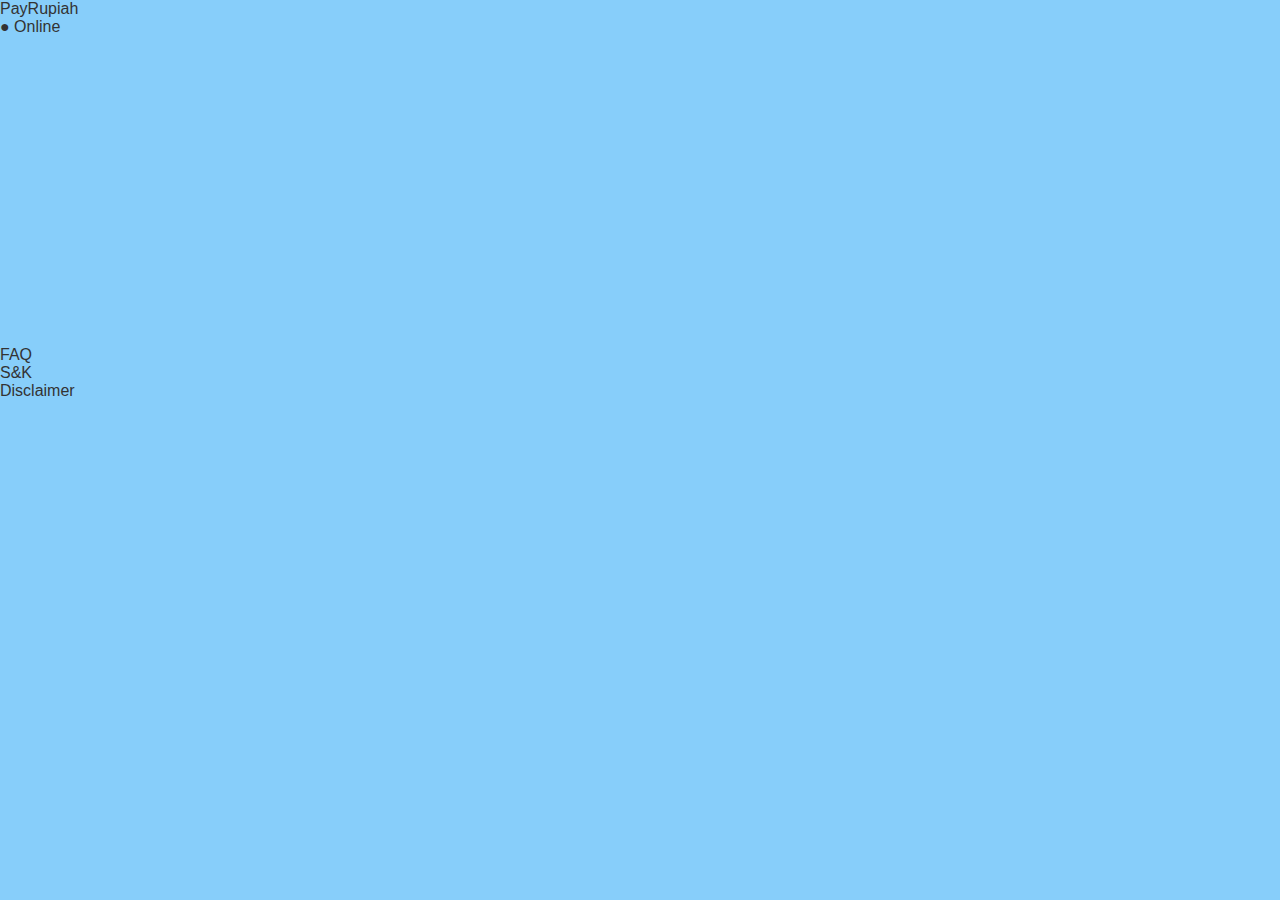
<file: Index.html>
<!DOCTYPE html>
<html lang="id">
<head>
  <meta charset="UTF-8" />
  <meta name="viewport" content="width=device-width, initial-scale=1.0"/>
  <title>PayRupiah</title>

  <!-- CSS -->
  <link rel="stylesheet" href="style.css">
</head>
<body>

  <!-- HEADER -->
  <header class="header">
    <div class="brand">
      <div class="logo"></div>
      <span>PayRupiah</span>
    </div>
    <div class="status">● Online</div>
  </header>

  <!-- KALKULATOR -->
  <section class="card">
    <h1>Kalkulator PayPal → Rupiah</h1>

    <div class="form">
      <input type="number" placeholder="Nominal PayPal (USD)">
      <input type="number" value="16300">
      <input type="text" placeholder="Fee (USD)" disabled>
      <input type="text" placeholder="Diterima (IDR)" disabled>
    </div>

    <label class="agree">
      <input type="checkbox">
      Saya menyetujui <a href="#">Syarat & Ketentuan</a>
    </label>

    <p class="note">* Estimasi. Kurs dikunci saat admin konfirmasi.</p>

    <button disabled>Lanjutkan via WhatsApp</button>
  </section>

  <!-- FOOTER -->
  <footer class="footer">
    <div>FAQ</div>
    <div>S&K</div>
    <div>Disclaimer</div>
  </footer>

</body>
</html>
</file>
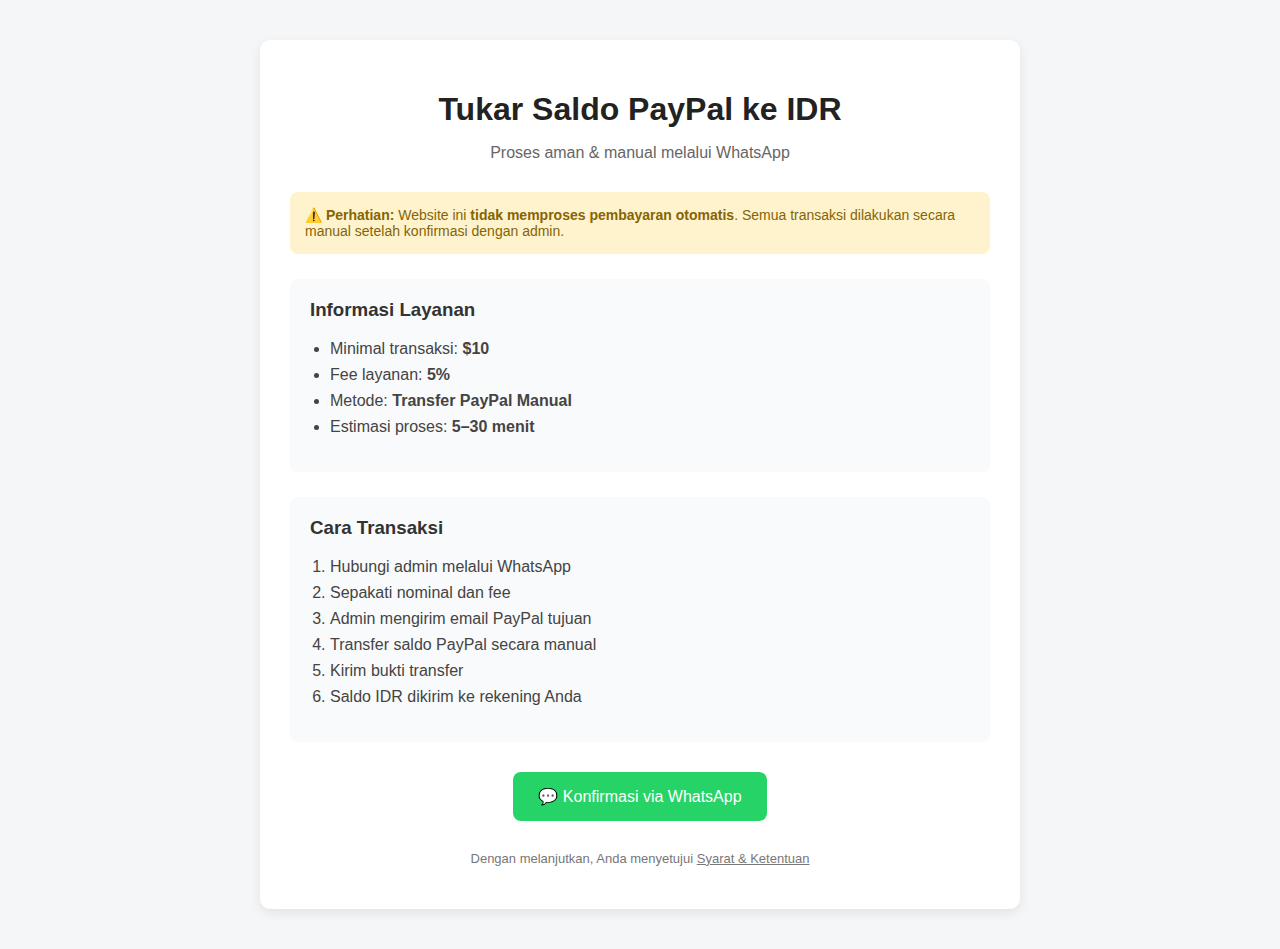
<file: index.html>
<!DOCTYPE html>
<html lang="id">
<head>
  <meta charset="UTF-8">
  <title>Tukar Saldo PayPal ke IDR</title>
  <meta name="viewport" content="width=device-width, initial-scale=1.0">

  <style>
    body {
      font-family: Arial, Helvetica, sans-serif;
      background: #f4f6f8;
      margin: 0;
      padding: 0;
    }

    .container {
      max-width: 700px;
      margin: 40px auto;
      background: #ffffff;
      padding: 30px;
      border-radius: 10px;
      box-shadow: 0 4px 12px rgba(0,0,0,0.08);
    }

    h1 {
      text-align: center;
      color: #222;
      margin-bottom: 10px;
    }

    .subtitle {
      text-align: center;
      color: #666;
      margin-bottom: 30px;
    }

    .box {
      background: #f9fafb;
      padding: 20px;
      border-radius: 8px;
      margin-bottom: 25px;
    }

    h3 {
      margin-top: 0;
      color: #333;
    }

    ul, ol {
      padding-left: 20px;
    }

    li {
      margin-bottom: 8px;
      color: #444;
    }

    .warning {
      background: #fff3cd;
      color: #856404;
      padding: 15px;
      border-radius: 8px;
      margin-bottom: 25px;
      font-size: 14px;
    }

    .cta {
      text-align: center;
      margin-top: 30px;
    }

    .cta a {
      text-decoration: none;
    }

    .cta button {
      background: #25D366;
      color: #fff;
      border: none;
      padding: 15px 25px;
      font-size: 16px;
      border-radius: 8px;
      cursor: pointer;
    }

    .cta button:hover {
      opacity: 0.9;
    }

    .footer {
      text-align: center;
      font-size: 13px;
      color: #777;
      margin-top: 30px;
    }

    .footer a {
      color: #777;
      text-decoration: underline;
    }
  </style>
</head>
<body>

<div class="container">

  <h1>Tukar Saldo PayPal ke IDR</h1>
  <p class="subtitle">Proses aman & manual melalui WhatsApp</p>

  <div class="warning">
    ⚠️ <strong>Perhatian:</strong>  
    Website ini <strong>tidak memproses pembayaran otomatis</strong>.  
    Semua transaksi dilakukan secara manual setelah konfirmasi dengan admin.
  </div>

  <div class="box">
    <h3>Informasi Layanan</h3>
    <ul>
      <li>Minimal transaksi: <strong>$10</strong></li>
      <li>Fee layanan: <strong>5%</strong></li>
      <li>Metode: <strong>Transfer PayPal Manual</strong></li>
      <li>Estimasi proses: <strong>5–30 menit</strong></li>
    </ul>
  </div>

  <div class="box">
    <h3>Cara Transaksi</h3>
    <ol>
      <li>Hubungi admin melalui WhatsApp</li>
      <li>Sepakati nominal dan fee</li>
      <li>Admin mengirim email PayPal tujuan</li>
      <li>Transfer saldo PayPal secara manual</li>
      <li>Kirim bukti transfer</li>
      <li>Saldo IDR dikirim ke rekening Anda</li>
    </ol>
  </div>

  <div class="cta">
    <a href="https://wa.me/628XXXXXXXXX?text=Halo%20Admin,%20saya%20ingin%20menukar%20saldo%20PayPal"
       target="_blank">
      <button>💬 Konfirmasi via WhatsApp</button>
    </a>
  </div>

  <div class="footer">
    <p>
      Dengan melanjutkan, Anda menyetujui
      <a href="terms.html" target="_blank">Syarat & Ketentuan</a>
    </p>
  </div>

</div>

</body>
  </html>
</file>
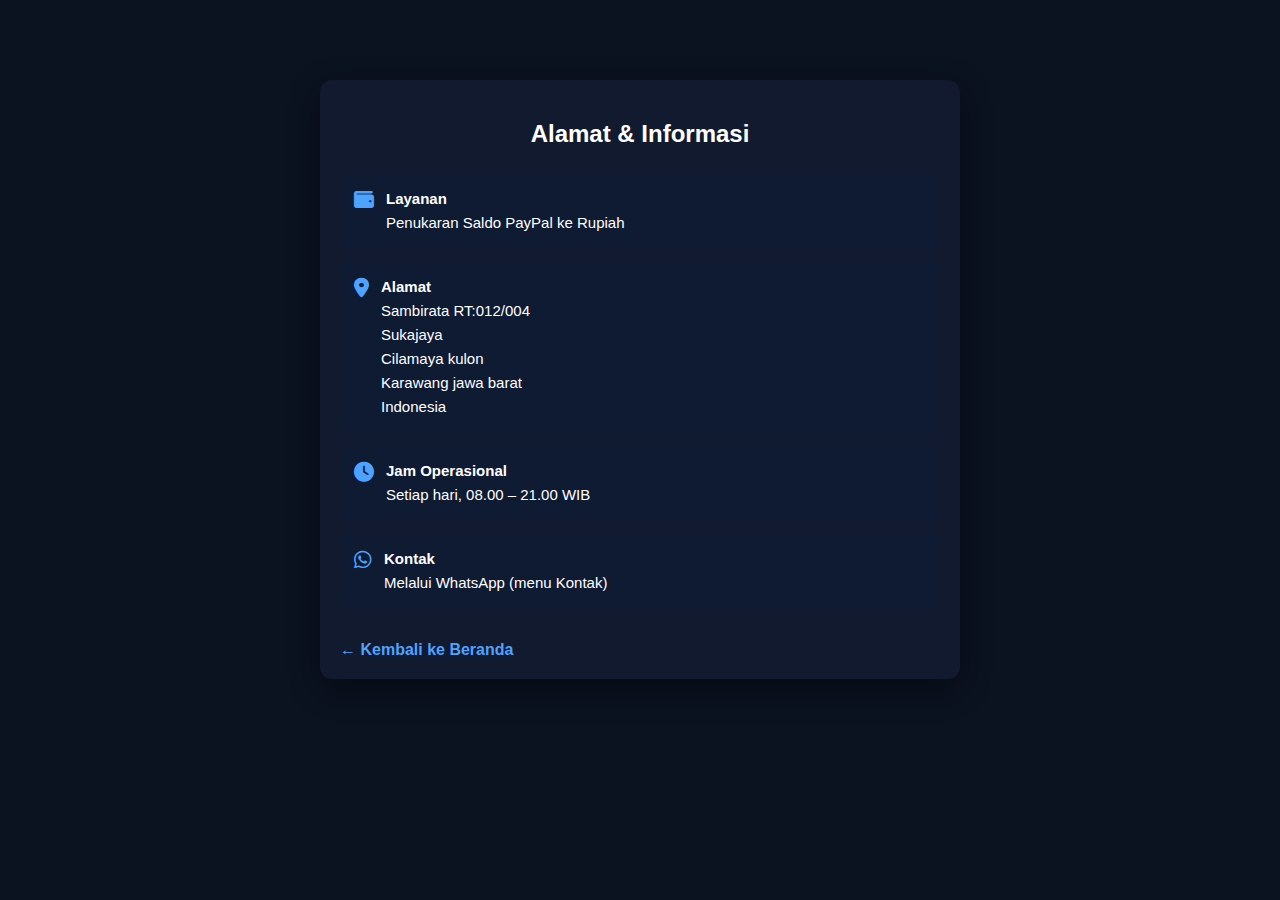
<file: alamat.html>
<!DOCTYPE html>
<html lang="id">
<head>
  <meta charset="UTF-8">
  <meta name="viewport" content="width=device-width, initial-scale=1.0">
  <title>Alamat & Informasi</title>

  <!-- Font Awesome Icon -->
  <link rel="stylesheet" href="https://cdnjs.cloudflare.com/ajax/libs/font-awesome/6.5.1/css/all.min.css">

  <style>
    body {
      margin: 0;
      font-family: Arial, sans-serif;
      background: #0b1220;
      color: #fff;
    }

    .container {
      max-width: 600px;
      margin: 80px auto;
      padding: 20px;
      background: #121a2f;
      border-radius: 12px;
      box-shadow: 0 10px 30px rgba(0,0,0,.4);
      animation: fadeUp .6s ease;
    }

    h2 {
      text-align: center;
      margin-bottom: 25px;
    }

    .item {
      display: flex;
      align-items: flex-start;
      gap: 12px;
      background: #0f1a33;
      padding: 14px;
      border-radius: 8px;
      margin-bottom: 12px;
      font-size: 15px;
    }

    .item i {
      font-size: 20px;
      color: #4da3ff;
      margin-top: 3px;
    }

    .item span {
      line-height: 1.6;
    }

    a.back {
      display: inline-block;
      margin-top: 20px;
      color: #4da3ff;
      text-decoration: none;
      font-weight: bold;
    }

    @keyframes fadeUp {
      from {
        opacity: 0;
        transform: translateY(20px);
      }
      to {
        opacity: 1;
        transform: translateY(0);
      }
    }
  </style>
</head>
<body>

  <div class="container">
    <h2>Alamat & Informasi</h2>

    <div class="item">
      <i class="fa-solid fa-wallet"></i>
      <span>
        <strong>Layanan</strong><br>
        Penukaran Saldo PayPal ke Rupiah
      </span>
    </div>

    <div class="item">
      <i class="fa-solid fa-location-dot"></i>
      <span>
        <strong>Alamat</strong>
        <br>Sambirata RT:012/004
        <br>Sukajaya
        <br>Cilamaya kulon
        <br>Karawang jawa barat
        <br>Indonesia
      </span>
    </div>

    <div class="item">
      <i class="fa-solid fa-clock"></i>
      <span>
        <strong>Jam Operasional</strong><br>
        Setiap hari, 08.00 – 21.00 WIB
      </span>
    </div>

    <div class="item">
      <i class="fa-brands fa-whatsapp"></i>
      <span>
        <strong>Kontak</strong><br>
        Melalui WhatsApp (menu Kontak)
      </span>
    </div>

    <a class="back" href="index.html">← Kembali ke Beranda</a>
  </div>

</body>
</html>
</file>
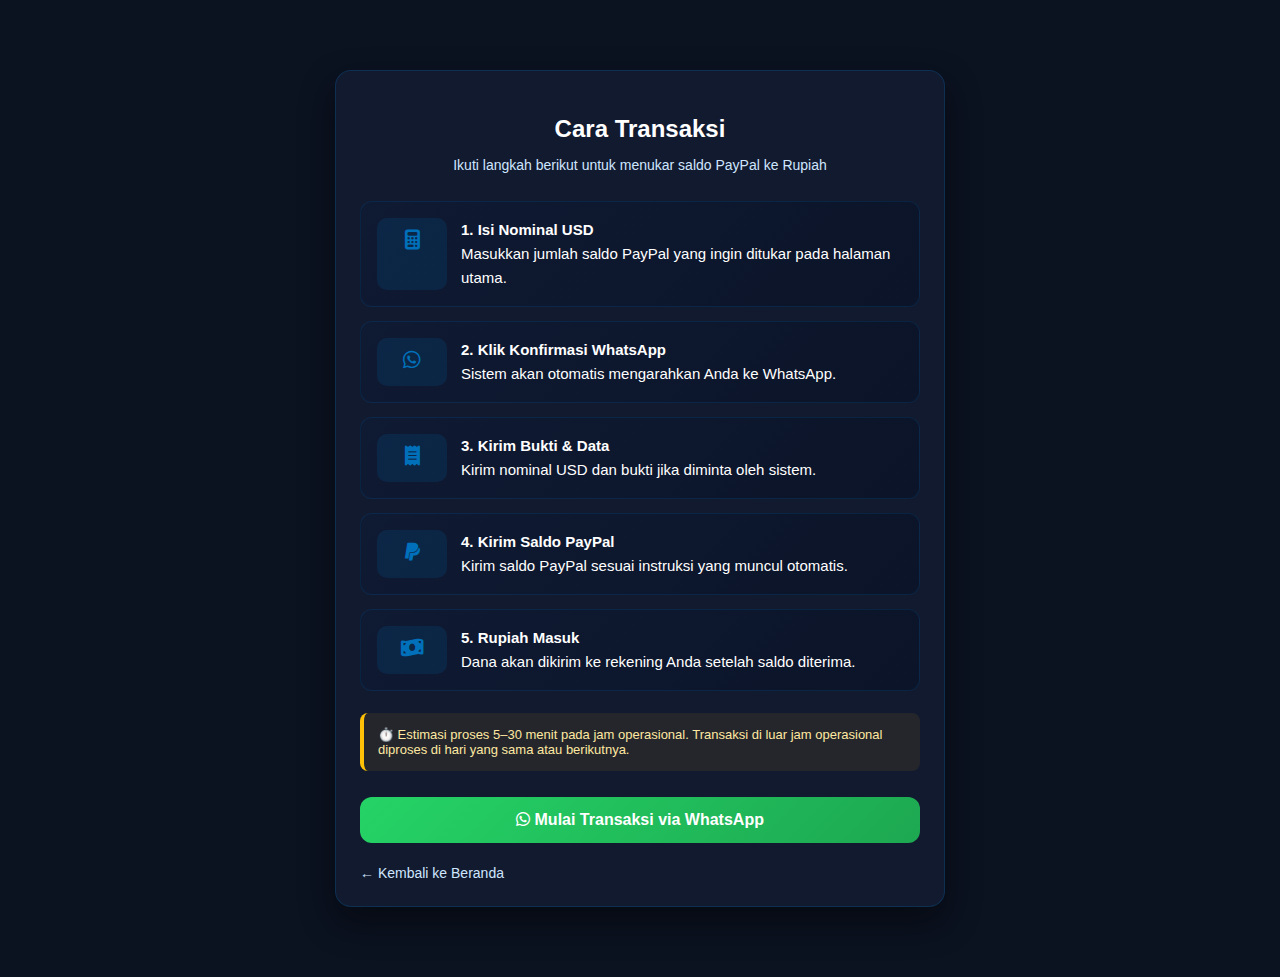
<file: cara-transaksi.html>
<!DOCTYPE html>
<html lang="id">
<head>
  <meta charset="UTF-8">
  <meta name="viewport" content="width=device-width, initial-scale=1.0">
  <title>Cara Transaksi | PayRupiah</title>

  <!-- Font Awesome -->
  <link rel="stylesheet" href="https://cdnjs.cloudflare.com/ajax/libs/font-awesome/6.5.1/css/all.min.css">

  <style>
    body {
      margin: 0;
      font-family: Arial, sans-serif;
      background: #0b1220;
      color: #ffffff;
    }

    .container {
      max-width: 560px;
      margin: 70px auto;
      padding: 24px;
      background: #121a2f;
      border-radius: 16px;
      border: 1px solid rgba(0,112,186,0.25);
      box-shadow: 0 15px 35px rgba(0,0,0,.45);
      animation: fadeUp .6s ease;
    }

    h2 {
      text-align: center;
      margin-bottom: 10px;
    }

    .desc {
      text-align: center;
      font-size: 14px;
      color: #cfe6ff;
      margin-bottom: 28px;
    }

    .step {
      display: flex;
      gap: 14px;
      padding: 16px;
      margin-bottom: 14px;
      border-radius: 12px;
      background: linear-gradient(135deg, #0f1a33, #0b1428);
      border: 1px solid rgba(0,112,186,0.18);
      transition: .3s ease;
    }

    .step:hover {
      border-color: #0070BA;
      box-shadow: 0 10px 25px rgba(0,112,186,.2);
      transform: translateY(-2px);
    }

    .step i {
      font-size: 20px;
      color: #0070BA;
      background: rgba(0,112,186,0.15);
      padding: 12px;
      border-radius: 10px;
      min-width: 46px;
      text-align: center;
    }

    .step span {
      font-size: 15px;
      line-height: 1.6;
    }

    .note {
      margin-top: 22px;
      padding: 14px;
      font-size: 13px;
      background: rgba(255,193,7,0.08);
      border-left: 4px solid #ffc107;
      border-radius: 8px;
      color: #ffe8a1;
    }

    .wa-btn {
      display: block;
      margin-top: 26px;
      padding: 14px;
      text-align: center;
      border-radius: 12px;
      background: linear-gradient(135deg, #25D366, #1da851);
      color: #fff;
      font-weight: bold;
      text-decoration: none;
      transition: .3s ease;
    }

    .wa-btn:hover {
      box-shadow: 0 10px 25px rgba(37,211,102,.45);
      transform: translateY(-2px);
    }

    .back {
      display: inline-block;
      margin-top: 22px;
      color: #cfe6ff;
      text-decoration: none;
      font-size: 14px;
    }

    @keyframes fadeUp {
      from {
        opacity: 0;
        transform: translateY(24px);
      }
      to {
        opacity: 1;
        transform: translateY(0);
      }
    }
  </style>
</head>
<body>

  <div class="container">
    <h2>Cara Transaksi</h2>
    <p class="desc">Ikuti langkah berikut untuk menukar saldo PayPal ke Rupiah</p>

    <div class="step">
      <i class="fa-solid fa-calculator"></i>
      <span>
        <strong>1. Isi Nominal USD</strong><br>
        Masukkan jumlah saldo PayPal yang ingin ditukar pada halaman utama.
      </span>
    </div>

    <div class="step">
      <i class="fa-brands fa-whatsapp"></i>
      <span>
        <strong>2. Klik Konfirmasi WhatsApp</strong><br>
        Sistem akan otomatis mengarahkan Anda ke WhatsApp.
      </span>
    </div>

    <div class="step">
      <i class="fa-solid fa-receipt"></i>
      <span>
        <strong>3. Kirim Bukti & Data</strong><br>
        Kirim nominal USD dan bukti jika diminta oleh sistem.
      </span>
    </div>

    <div class="step">
      <i class="fa-brands fa-paypal"></i>
      <span>
        <strong>4. Kirim Saldo PayPal</strong><br>
        Kirim saldo PayPal sesuai instruksi yang muncul otomatis.
      </span>
    </div>

    <div class="step">
      <i class="fa-solid fa-money-bill-wave"></i>
      <span>
        <strong>5. Rupiah Masuk</strong><br>
        Dana akan dikirim ke rekening Anda setelah saldo diterima.
      </span>
    </div>

    <div class="note">
      ⏱️ Estimasi proses 5–30 menit pada jam operasional.  
      Transaksi di luar jam operasional diproses di hari yang sama atau berikutnya.
    </div>

    <!-- GANTI NOMOR WA -->
    <a class="wa-btn"
       href="https://wa.me/6281234567890?text=Halo%20saya%20ingin%20menukar%20saldo%20PayPal"
       target="_blank">
      <i class="fa-brands fa-whatsapp"></i> Mulai Transaksi via WhatsApp
    </a>

    <a class="back" href="index.html">← Kembali ke Beranda</a>
  </div>

</body>
</html>
</file>
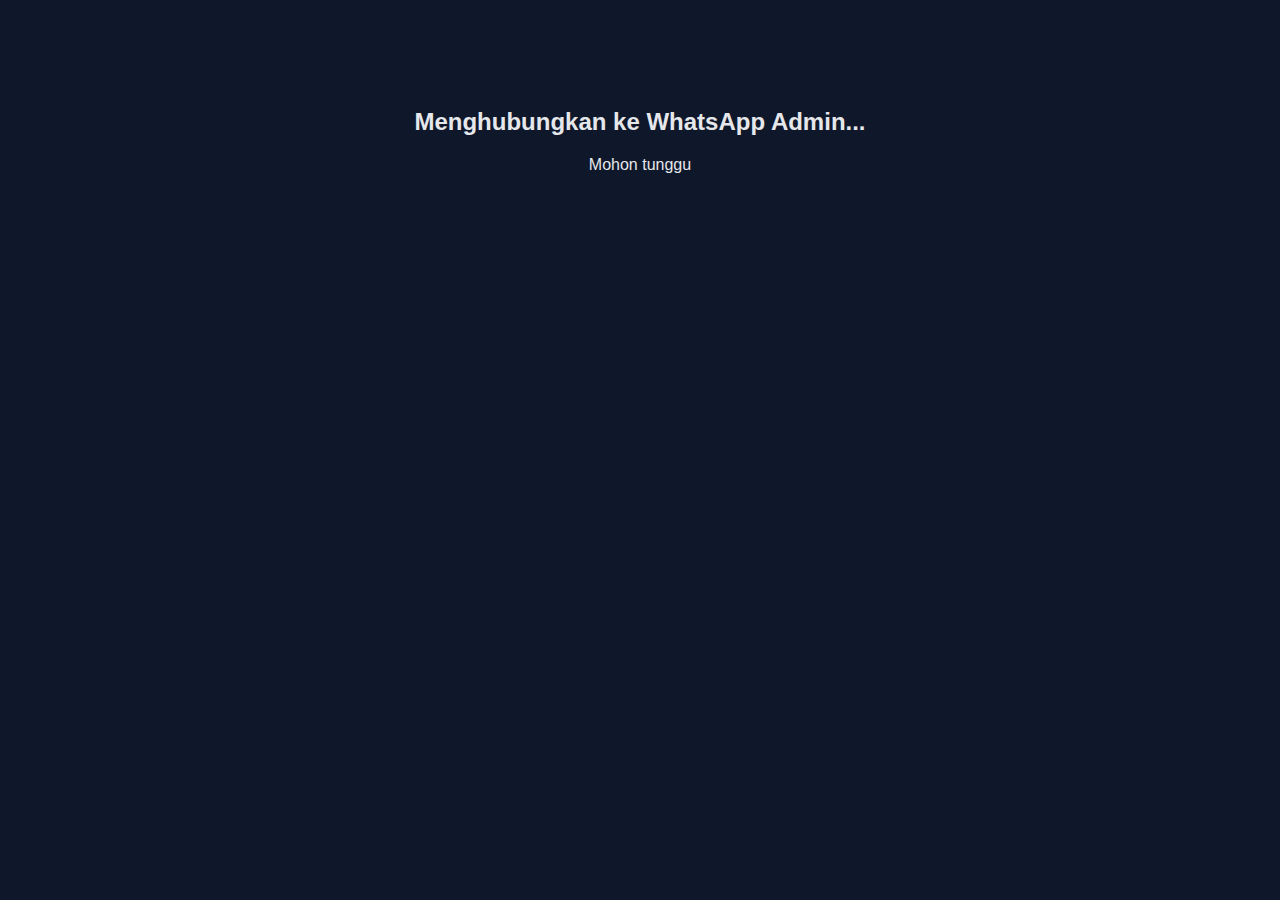
<file: confirm.html>
<!DOCTYPE html>
<html>
<head>
<meta charset="UTF-8">
<title>Redirecting...</title>
<script>
setTimeout(()=>{
 window.location.href="https://wa.me/628XXXXXXXXX";
},2000);
</script>
</head>
<body style="background:#0f172a;color:#e5e7eb;font-family:Arial;text-align:center;padding-top:80px">
<h2>Menghubungkan ke WhatsApp Admin...</h2>
<p>Mohon tunggu</p>
</body>
</html>
</file>
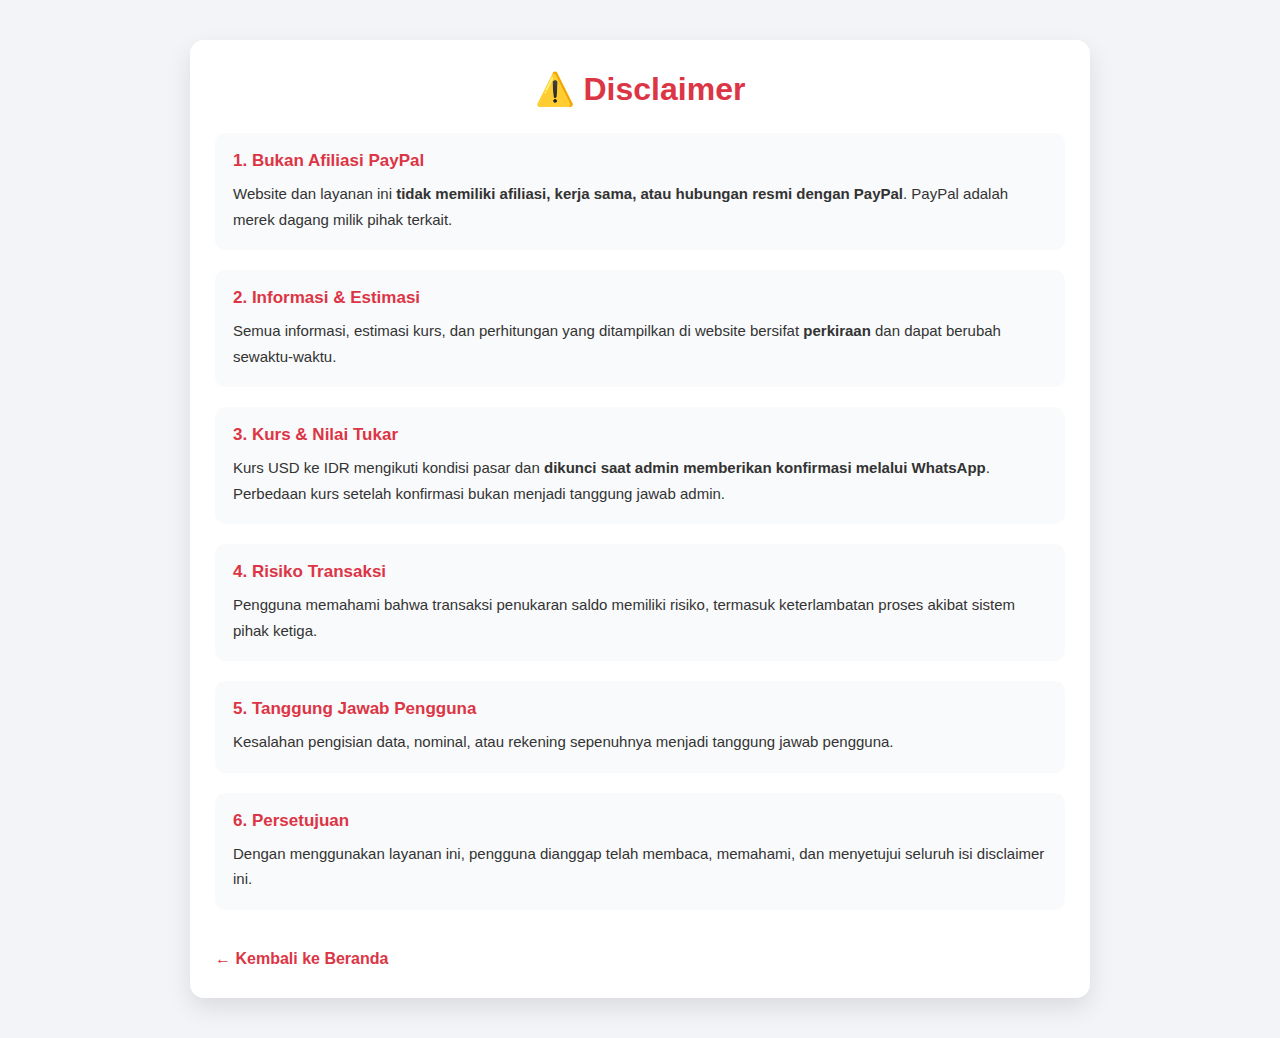
<file: disclaimer.html>
<!DOCTYPE html>
<html lang="id">
<head>
<meta charset="UTF-8">
<meta name="viewport" content="width=device-width, initial-scale=1.0">
<title>Disclaimer - Layanan Tukar PayPal</title>
<style>
*{box-sizing:border-box;margin:0;padding:0}
body{
  font-family:Segoe UI,Tahoma,sans-serif;
  background:#f2f4f7;
  color:#333;
}
.container{
  max-width:900px;
  margin:40px auto;
  background:#fff;
  padding:30px 25px;
  border-radius:14px;
  box-shadow:0 10px 25px rgba(0,0,0,.1);
}
h1{
  text-align:center;
  color:#dc3545;
  margin-bottom:25px;
}
.section{
  margin-bottom:20px;
  padding:18px;
  background:#f9fafb;
  border-radius:10px;
}
.section h3{
  color:#dc3545;
  margin-bottom:10px;
  font-size:17px;
}
.section p{
  font-size:15px;
  line-height:1.7;
}
.back{
  display:inline-block;
  margin-top:20px;
  text-decoration:none;
  color:#dc3545;
  font-weight:bold;
}
</style>
</head>
<body>

<div class="container">
  <h1>⚠️ Disclaimer</h1>

  <div class="section">
    <h3>1. Bukan Afiliasi PayPal</h3>
    <p>
      Website dan layanan ini <strong>tidak memiliki afiliasi,
      kerja sama, atau hubungan resmi dengan PayPal</strong>.
      PayPal adalah merek dagang milik pihak terkait.
    </p>
  </div>

  <div class="section">
    <h3>2. Informasi & Estimasi</h3>
    <p>
      Semua informasi, estimasi kurs, dan perhitungan
      yang ditampilkan di website bersifat <strong>perkiraan</strong>
      dan dapat berubah sewaktu-waktu.
    </p>
  </div>

  <div class="section">
    <h3>3. Kurs & Nilai Tukar</h3>
    <p>
      Kurs USD ke IDR mengikuti kondisi pasar dan
      <strong>dikunci saat admin memberikan konfirmasi melalui WhatsApp</strong>.
      Perbedaan kurs setelah konfirmasi bukan menjadi tanggung jawab admin.
    </p>
  </div>

  <div class="section">
    <h3>4. Risiko Transaksi</h3>
    <p>
      Pengguna memahami bahwa transaksi penukaran saldo
      memiliki risiko, termasuk keterlambatan proses
      akibat sistem pihak ketiga.
    </p>
  </div>

  <div class="section">
    <h3>5. Tanggung Jawab Pengguna</h3>
    <p>
      Kesalahan pengisian data, nominal, atau rekening
      sepenuhnya menjadi tanggung jawab pengguna.
    </p>
  </div>

  <div class="section">
    <h3>6. Persetujuan</h3>
    <p>
      Dengan menggunakan layanan ini, pengguna dianggap
      telah membaca, memahami, dan menyetujui seluruh isi disclaimer ini.
    </p>
  </div>

  <a href="index.html" class="back">← Kembali ke Beranda</a>
</div>

</body>
</html>
</file>
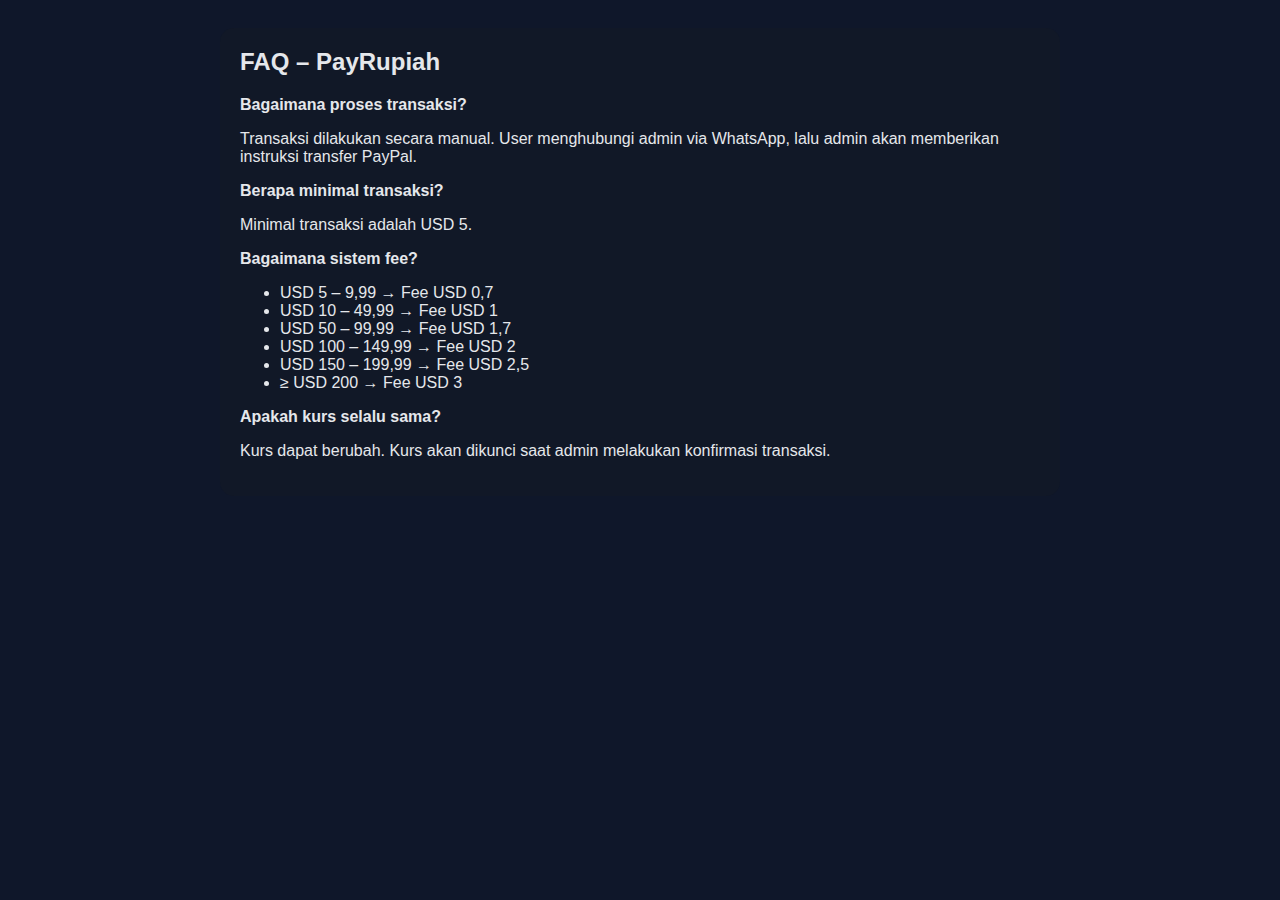
<file: faq.html>
<!DOCTYPE html>
<html lang="id">
<head>
<meta charset="UTF-8">
<title>FAQ – PayRupiah</title>
<link rel="icon" href="favicon.ico">
<style>
body{background:#0f172a;color:#e5e7eb;font-family:Arial;padding:20px}
.card{max-width:800px;margin:auto;background:#111827;padding:20px;border-radius:14px}
h2{margin-top:0}
</style>
</head>
<body>
<div class="card">
<h2>FAQ – PayRupiah</h2>

<b>Bagaimana proses transaksi?</b>
<p>Transaksi dilakukan secara manual. User menghubungi admin via WhatsApp, lalu admin akan memberikan instruksi transfer PayPal.</p>

<b>Berapa minimal transaksi?</b>
<p>Minimal transaksi adalah USD 5.</p>

<b>Bagaimana sistem fee?</b>
<ul>
<li>USD 5 – 9,99 → Fee USD 0,7</li>
<li>USD 10 – 49,99 → Fee USD 1</li>
<li>USD 50 – 99,99 → Fee USD 1,7</li>
<li>USD 100 – 149,99 → Fee USD 2</li>
<li>USD 150 – 199,99 → Fee USD 2,5</li>
<li>≥ USD 200 → Fee USD 3</li>
</ul>

<b>Apakah kurs selalu sama?</b>
<p>Kurs dapat berubah. Kurs akan dikunci saat admin melakukan konfirmasi transaksi.</p>

</div>
</body>
</html>
</file>
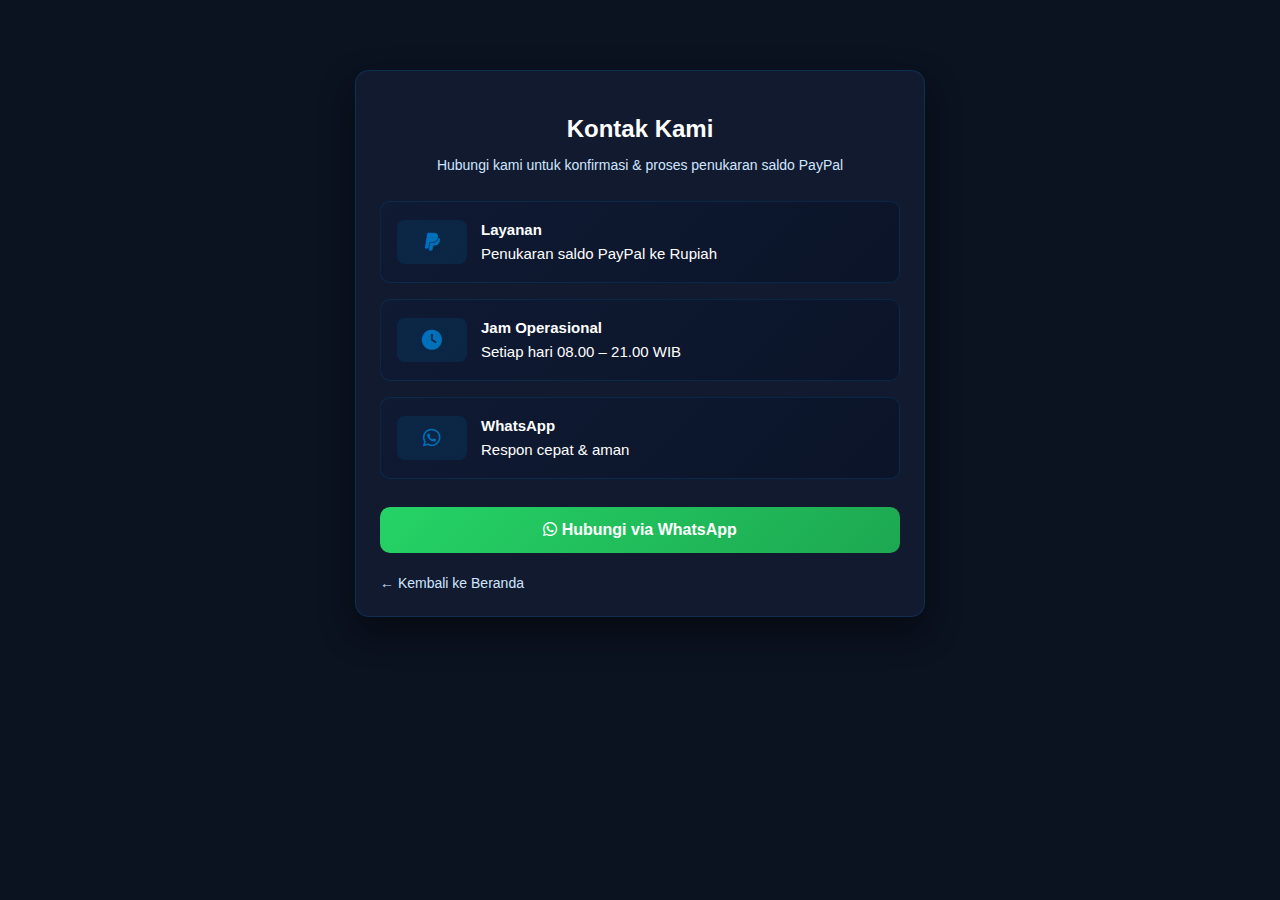
<file: kontak.html>
<!DOCTYPE html>
<html lang="id">
<head>
  <meta charset="UTF-8">
  <meta name="viewport" content="width=device-width, initial-scale=1.0">
  <title>Kontak | PayRupiah</title>

  <!-- Font Awesome -->
  <link rel="stylesheet" href="https://cdnjs.cloudflare.com/ajax/libs/font-awesome/6.5.1/css/all.min.css">

  <style>
    body {
      margin: 0;
      font-family: Arial, sans-serif;
      background: #0b1220;
      color: #fff;
    }

    .container {
      max-width: 520px;
      margin: 70px auto;
      padding: 24px;
      background: #121a2f;
      border-radius: 14px;
      border: 1px solid rgba(0,112,186,0.25);
      box-shadow: 0 15px 35px rgba(0,0,0,.45);
      animation: fadeUp .6s ease;
    }

    h2 {
      text-align: center;
      margin-bottom: 14px;
    }

    p.desc {
      text-align: center;
      font-size: 14px;
      color: #cfe6ff;
      margin-bottom: 28px;
    }

    .contact-box {
      display: flex;
      align-items: center;
      gap: 14px;
      padding: 16px;
      border-radius: 10px;
      background: linear-gradient(135deg, #0f1a33, #0b1428);
      border: 1px solid rgba(0,112,186,0.2);
      margin-bottom: 16px;
      transition: 0.3s ease;
    }

    .contact-box:hover {
      border-color: #0070BA;
      box-shadow: 0 0 0 1px rgba(0,112,186,0.4),
                  0 10px 25px rgba(0,112,186,0.15);
      transform: translateY(-2px);
    }

    .contact-box i {
      font-size: 20px;
      color: #0070BA;
      background: rgba(0,112,186,0.15);
      padding: 12px;
      border-radius: 8px;
      min-width: 46px;
      text-align: center;
    }

    .contact-box span {
      font-size: 15px;
      line-height: 1.6;
    }

    .wa-btn {
      display: block;
      text-align: center;
      margin-top: 28px;
      padding: 14px;
      border-radius: 10px;
      background: linear-gradient(135deg, #25D366, #1da851);
      color: #fff;
      font-weight: bold;
      text-decoration: none;
      transition: 0.3s ease;
    }

    .wa-btn:hover {
      box-shadow: 0 10px 25px rgba(37,211,102,0.45);
      transform: translateY(-2px);
    }

    .back {
      display: inline-block;
      margin-top: 22px;
      color: #cfe6ff;
      text-decoration: none;
      font-size: 14px;
    }

    @keyframes fadeUp {
      from {
        opacity: 0;
        transform: translateY(22px);
      }
      to {
        opacity: 1;
        transform: translateY(0);
      }
    }
  </style>
</head>
<body>

  <div class="container">
    <h2>Kontak Kami</h2>
    <p class="desc">Hubungi kami untuk konfirmasi & proses penukaran saldo PayPal</p>

    <div class="contact-box">
      <i class="fa-brands fa-paypal"></i>
      <span>
        <strong>Layanan</strong><br>
        Penukaran saldo PayPal ke Rupiah
      </span>
    </div>

    <div class="contact-box">
      <i class="fa-solid fa-clock"></i>
      <span>
        <strong>Jam Operasional</strong><br>
        Setiap hari 08.00 – 21.00 WIB
      </span>
    </div>

    <div class="contact-box">
      <i class="fa-brands fa-whatsapp"></i>
      <span>
        <strong>WhatsApp</strong><br>
        Respon cepat & aman
      </span>
    </div>

    <!-- GANTI NOMOR WA -->
    <a class="wa-btn"
       href="https://wa.me/6281119566667?text=Halo%20saya%20ingin%20menukar%20saldo%20PayPal"
       target="_blank">
       <i class="fa-brands fa-whatsapp"></i> Hubungi via WhatsApp
    </a>

    <a class="back" href="index.html">← Kembali ke Beranda</a>
  </div>

</body>
</html>
</file>
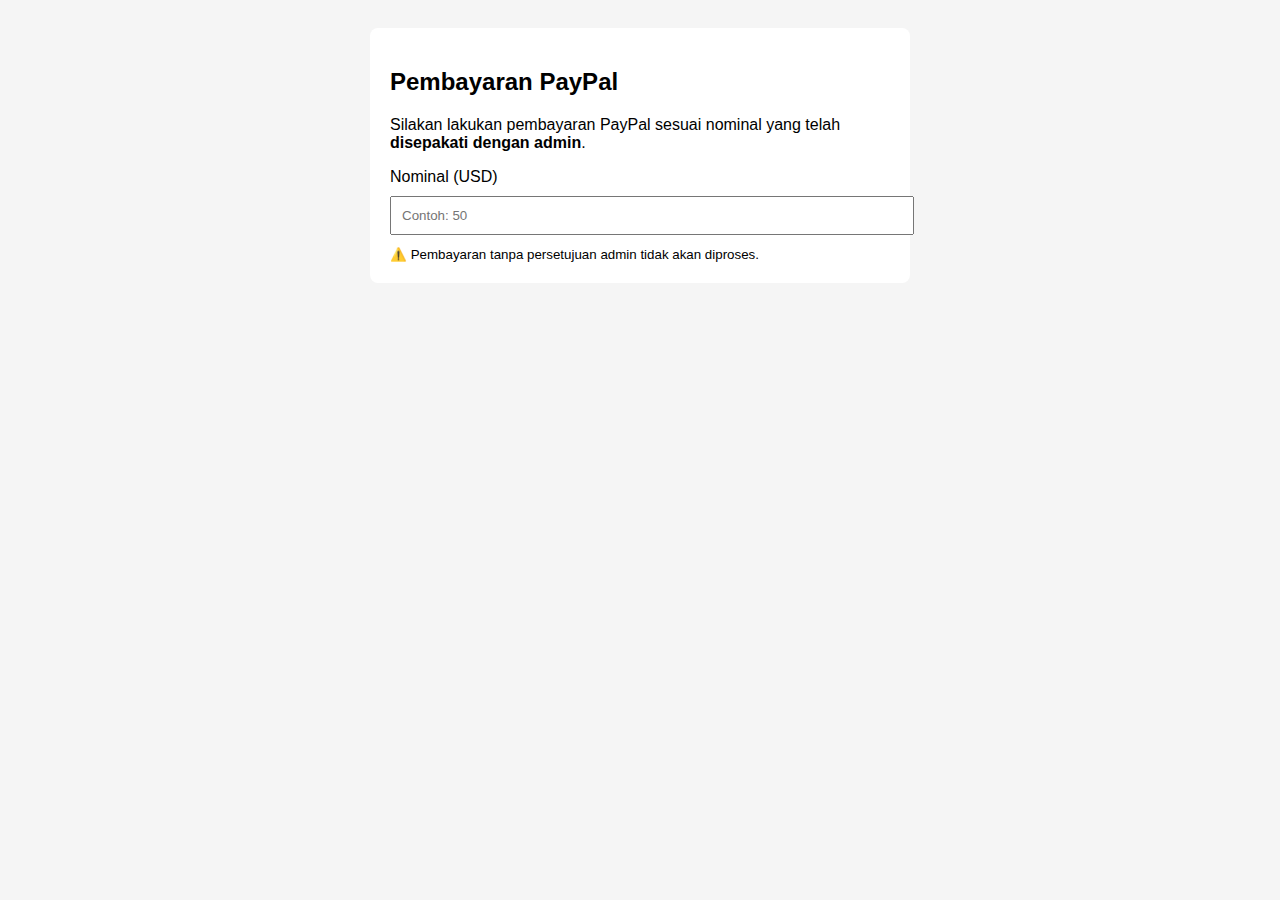
<file: payment.html>
<!DOCTYPE html>
<html lang="id">
<head>
<meta charset="UTF-8">
<title>Pembayaran PayPal</title>
<meta name="viewport" content="width=device-width, initial-scale=1.0">

<script src="https://www.paypal.com/sdk/js?client-id=ISI_CLIENT_ID_SANDBOX&currency=USD"></script>

<style>
body {
  font-family: Arial, sans-serif;
  background: #f5f5f5;
  padding: 20px;
}
.container {
  max-width: 500px;
  background: #fff;
  padding: 20px;
  margin: auto;
  border-radius: 8px;
}
input {
  width: 100%;
  padding: 10px;
  margin: 10px 0;
}
</style>
</head>

<body>

<div class="container">
<h2>Pembayaran PayPal</h2>

<p>
Silakan lakukan pembayaran PayPal sesuai nominal yang telah
<b>disepakati dengan admin</b>.
</p>

<label>Nominal (USD)</label>
<input type="number" id="amount" step="0.01" placeholder="Contoh: 50">

<div id="paypal-button-container"></div>

<small>
⚠️ Pembayaran tanpa persetujuan admin tidak akan diproses.
</small>
</div>

<script>
paypal.Buttons({

  createOrder: function () {
    const amount = document.getElementById('amount').value;

    if (!amount || amount <= 0) {
      alert('Masukkan nominal yang valid');
      return;
    }

    return fetch('api/create-order.php', {
      method: 'POST',
      headers: { 'Content-Type': 'application/x-www-form-urlencoded' },
      body: 'amount=' + amount
    })
    .then(res => res.json())
    .then(data => data.id);
  },

  onApprove: function (data) {
    return fetch('api/capture-order.php', {
      method: 'POST',
      headers: { 'Content-Type': 'application/x-www-form-urlencoded' },
      body: 'orderID=' + data.orderID
    })
    .then(res => res.json())
    .then(() => {
      alert(
        'Pembayaran berhasil.\n' +
        'Silakan tunggu admin memproses transfer IDR.'
      );
    });
  },

  onError: function (err) {
    console.error(err);
    alert('Terjadi kesalahan saat pembayaran.');
  }

}).render('#paypal-button-container');
</script>

</body>
</html>
</file>
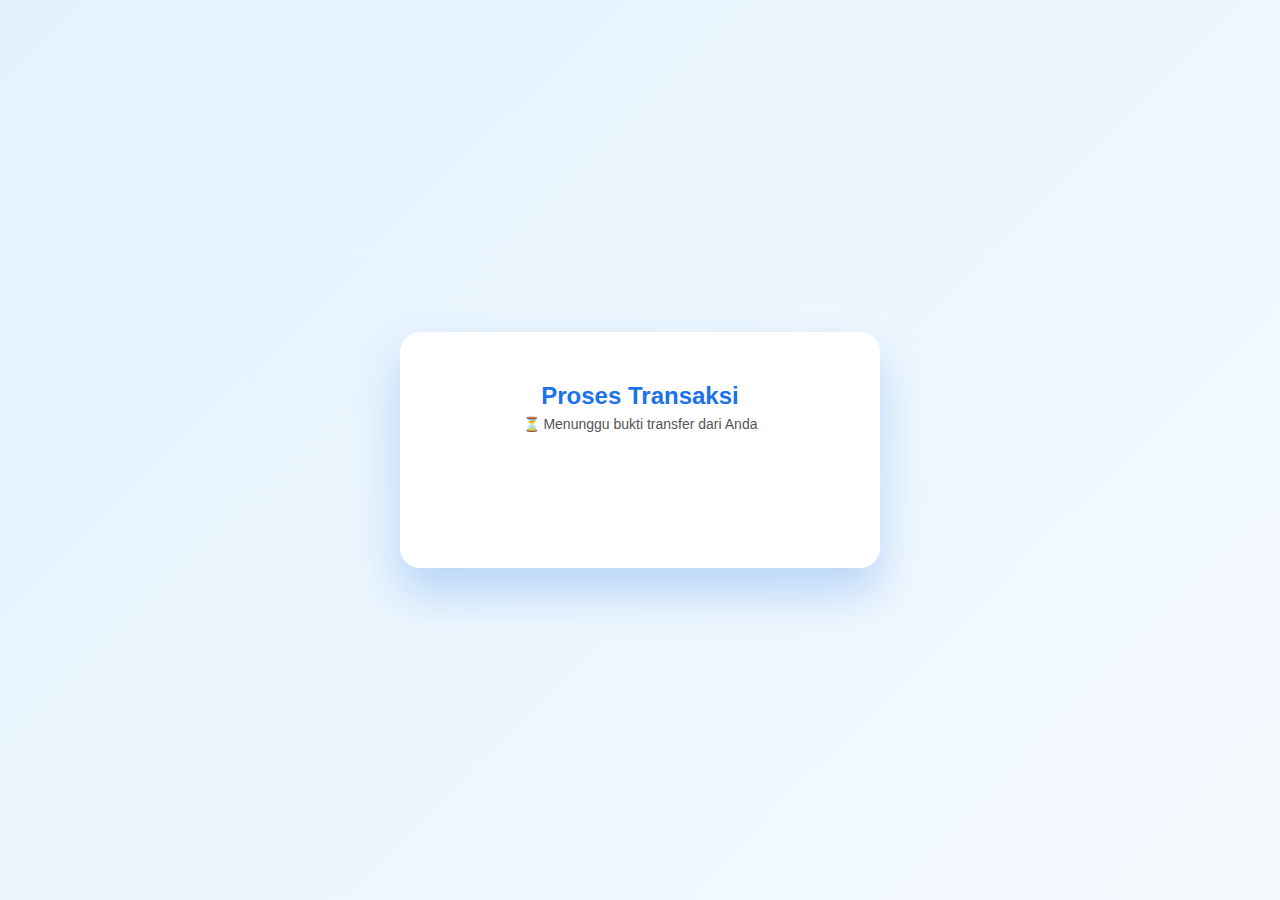
<file: success.html>
<!DOCTYPE html>
<html lang="id">
<head>
<meta charset="UTF-8">
<meta name="viewport" content="width=device-width, initial-scale=1.0">
<title>Instruksi Transaksi</title>

<style>
body{
  margin:0;
  background:linear-gradient(135deg,#e3f2fd,#f5faff);
  font-family:'Segoe UI',sans-serif;
  display:flex;
  justify-content:center;
  align-items:center;
  height:100vh;
}

.box{
  background:#fff;
  padding:30px;
  max-width:420px;
  width:100%;
  border-radius:20px;
  text-align:center;
  box-shadow:0 25px 45px rgba(26,115,232,.25);
  animation:fade .8s ease;
}

@keyframes fade{
  from{opacity:0; transform:translateY(30px)}
  to{opacity:1; transform:translateY(0)}
}

h2{
  color:#1a73e8;
  margin-bottom:6px;
}

.status{
  font-size:14px;
  color:#555;
  margin-bottom:20px;
}

.steps{
  text-align:left;
  font-size:14px;
}

.step{
  opacity:0;
  transform:translateX(-10px);
  margin:10px 0;
  transition:.4s;
}

.step.active{
  opacity:1;
  transform:translateX(0);
}

.check{
  color:#2e7d32;
  font-weight:bold;
  margin-right:6px;
}

.timer{
  margin-top:18px;
  font-size:14px;
  color:#1a73e8;
  font-weight:600;
}

.final{
  display:none;
  margin-top:20px;
  color:#2e7d32;
  font-weight:700;
  font-size:15px;
}
</style>
</head>

<body>

<div class="box">
  <h2>Proses Transaksi</h2>
  <div class="status" id="statusText">
    ⏳ Menunggu bukti transfer dari Anda
  </div>

  <div class="steps">
    <div class="step" id="s1">📌 Kirim bukti transfer Rupiah via WhatsApp</div>
    <div class="step" id="s2">📌 Admin melakukan pengecekan</div>
    <div class="step" id="s3">📌 Kirim saldo PayPal ke email tujuan</div>
  </div>

  <div class="timer" id="timer"></div>

  <div class="final" id="finalText">
    ✅ Silakan kirim saldo PayPal sekarang
  </div>
</div>

<script>
const steps = [
  document.getElementById("s1"),
  document.getElementById("s2"),
  document.getElementById("s3")
];

let count = 10; // detik simulasi
const timerEl = document.getElementById("timer");
const statusText = document.getElementById("statusText");
const finalText = document.getElementById("finalText");

// TAMPILKAN STEP SATU PER SATU
steps.forEach((el, i) => {
  setTimeout(() => {
    el.classList.add("active");
    el.innerHTML = `<span class="check">✔</span>` + el.innerText;
  }, (i + 1) * 1000);
});

// COUNTDOWN
const interval = setInterval(() => {
  timerEl.innerText = `⏱ Menunggu konfirmasi (${count}s)`;
  count--;

  if (count < 0) {
    clearInterval(interval);
    timerEl.innerText = "";
    statusText.innerText = "Status: Dikonfirmasi";
    finalText.style.display = "block";
  }
}, 1000);
</script>

</body>
  </html>
</file>
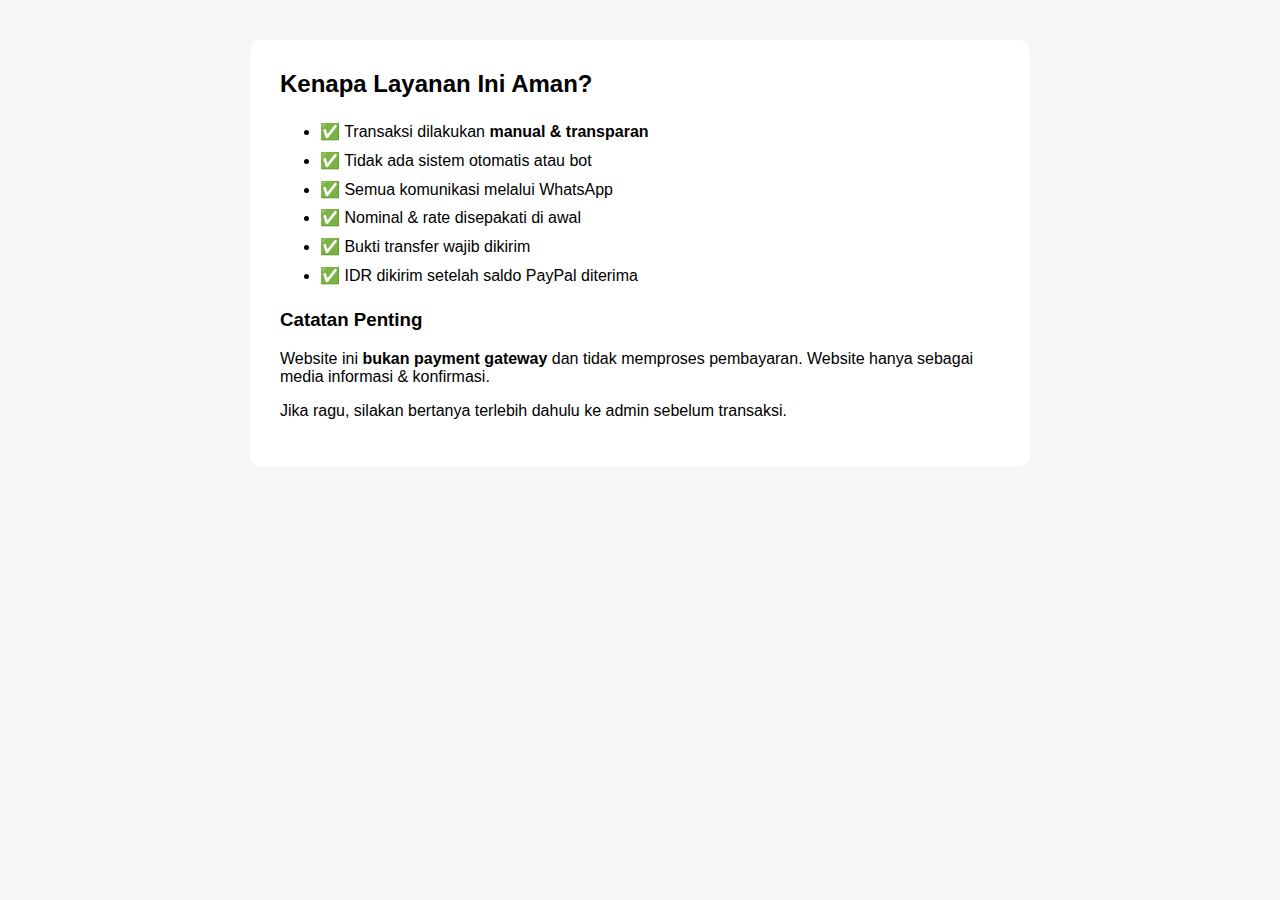
<file: trust.html>
<!DOCTYPE html>
<html lang="id">
<head>
<meta charset="UTF-8">
<title>Kenapa Aman?</title>
<meta name="viewport" content="width=device-width, initial-scale=1.0">
<style>
body{font-family:Arial;background:#f4f6f8}
.box{max-width:720px;margin:40px auto;background:#fff;padding:30px;border-radius:10px}
h2{margin-top:0}
ul{line-height:1.8}
</style>
</head>
<body>

<div class="box">
<h2>Kenapa Layanan Ini Aman?</h2>

<ul>
  <li>✅ Transaksi dilakukan <strong>manual & transparan</strong></li>
  <li>✅ Tidak ada sistem otomatis atau bot</li>
  <li>✅ Semua komunikasi melalui WhatsApp</li>
  <li>✅ Nominal & rate disepakati di awal</li>
  <li>✅ Bukti transfer wajib dikirim</li>
  <li>✅ IDR dikirim setelah saldo PayPal diterima</li>
</ul>

<h3>Catatan Penting</h3>
<p>
Website ini <strong>bukan payment gateway</strong> dan tidak memproses pembayaran.
Website hanya sebagai media informasi & konfirmasi.
</p>

<p>
Jika ragu, silakan bertanya terlebih dahulu ke admin sebelum transaksi.
</p>

</div>

</body>
</html>
</file>
<file: style.css>
/* ===== Global ===== */
body {
  margin: 0;
  font-family: Arial, sans-serif;
  background: #87CEFA; /* sky blue */
  color: #333;
}

.container {
  max-width: 800px;
  margin: 0 auto;
  padding: 20px;
}

.logo {
  text-align: center;
  margin-bottom: 10px;
}

.logo img {
  width: 250px;
  border-radius: 50%;
}

/* ===== Menu horizontal ===== */
.menu {
  text-align: center;
  margin-bottom: 10px; /* dikurangi supaya lebih dekat ke logo */
}

.menu a {
  display: inline-block;
  padding: 6px 12px;   /* ukuran box kecil */
  background: #f1f9ff;
  border: 2px solid #0070ba;
  border-radius: 6px;
  text-decoration: none;
  color: #0070ba;
  font-weight: bold;
  font-size: 0.9rem;
  transition: all 0.3s ease;
}

.menu a:hover {
  background: #0070ba;
  color: #fff;
  transform: translateY(-1px);  /* animasi hover lebih lembut */
  box-shadow: 0 2px 4px rgba(0,0,0,0.1);
}
.menu a.active {
  background: #0070ba;
  color: #fff;
}

/* ===== Card ===== */
.card {
  background: #fff;
  border-radius: 12px;
  padding: 20px;
  box-shadow: 0 6px 12px rgba(0,0,0,0.1);
}

/* ===== Form Group ===== */
.form-group {
  margin-bottom: 15px;
}

.form-group label {
  display: block;
  font-weight: bold;
  margin-bottom: 5px;
}

.form-group input {
  width: 100%;
  padding: 10px;
  border-radius: 8px;
  border: 1px solid #ccc;
}

/* ===== Note & Warning ===== */
.note-text {
  display: none;
  color: #28a745;
  font-weight: bold;
  font-size: 0.9rem;
  margin-top: 5px;
}

.warning-text {
  display: none;
  color: #dc3545;
  font-weight: bold;
  font-size: 0.9rem;
  margin-top: 5px;
}

/* ===== Tombol WhatsApp ===== */
button#waBtn {
  width: 100%;
  padding: 12px;
  border: none;
  background: #25d366;
  color: #fff;
  font-weight: bold;
  font-size: 1rem;
  border-radius: 8px;
  cursor: pointer;
  transition: all 0.3s ease;
}

button#waBtn:hover:not(:disabled) {
  background: #1ebe5d;
  transform: translateY(-2px);
}

button#waBtn:disabled {
  opacity: 0.5;
  cursor: not-allowed;
}

/* ===== Nominal Info (info.html) ===== */
.nominal-info {
  margin-top: 15px;
  background: #f1f9ff;
  padding: 10px;
  border-radius: 8px;
  font-size: 0.9rem;
  color: #333;
}

.nominal-info p {
  font-weight: bold;
  margin-bottom: 5px;
}

.nominal-info ul {
  list-style-type: disc;
  margin-left: 20px;
}

/* ===== Logo PayRupiah sederhana & besar (tidak bulat) ===== */
.logo {
  text-align: center;
  margin-bottom: 20px; /* jarak ke menu */
}

.logo img {
  width: 220px;       /* diperbesar dari 180px */
  border-radius: 0;   /* tetap tidak bulat */
  padding: 0;         /* tanpa padding */
  background: none;   /* tanpa warna/gradien */
  border: none;       /* tanpa border */
  box-sizing: border-box;
}
.logo img {
  width: 250px;       /* ukuran besar */
  border-radius: 0;   /* tidak bulat */
  padding: 0;         /* tanpa padding */
  background: none;   /* tanpa warna/gradien */
  border: none;       /* tanpa border */
  box-sizing: border-box;
  }
.logo img {
  width: 250px !important;
  border-radius: 0 !important;
  padding: 0 !important;
  background: none !important;
  border: none !important;
  box-sizing: border-box !important;
  }
/* ===== Keterangan / Judul di atas menu ===== */
.logo-title {
  text-align: center;
  margin-bottom: 10px; /* jarak ke menu */
  }
/* ===== Logo ===== */
.logo {
  text-align: center;
  margin-bottom: 5px; /* dikurangi supaya logo lebih dekat ke judul */
}

/* ===== Logo ===== */
.logo {
  text-align: center;
  margin-bottom: 0; /* hilangkan jarak ke judul */
}

.logo img {
  width: 220px;      /* ukuran logo besar */
  border-radius: 0;  /* tidak bulat */
  padding: 0;
  background: none;
  border: none;
  box-sizing: border-box;
}

/* ===== Keterangan / Judul ===== */
.logo-title {
  text-align: center;
  margin-top: 0;       /* rapat ke logo */
  margin-bottom: 8px;  /* jarak ke menu */
}

.logo-title h2 {
  font-size: 1.2rem;   /* ukuran judul lebih kecil */
  color: #0070ba;
  font-weight: bold;
  margin: 0;
}

.logo-title p {
  font-size: 0.9rem;   /* ukuran deskripsi lebih kecil */
  color: #333;
  margin: 2px 0 0 0;   /* jarak atas dikurangi */
}
.kurs-info {
  font-size: 0.9rem;
  color: #0070ba; /* warna biru */
  margin-bottom: 10px;
  font-weight: bold;
}
/* ===== Logo animasi ===== */
.logo img {
  width: 220px;
  border-radius: 0;
  opacity: 0;
  transform: translateY(-20px);
  animation: fadeDown 0.8s forwards;
}

/* ===== Menu animasi ===== */
.menu a {
  display: inline-block;
  padding: 6px 12px;
  background: #f1f9ff;
  border: 2px solid #0070ba;
  border-radius: 6px;
  color: #0070ba;
  font-weight: bold;
  font-size: 0.9rem;
  margin: 0 4px;
  text-decoration: none;
  opacity: 0;
  transform: translateY(-10px);
  animation: fadeDown 0.6s forwards;
  animation-delay: 0.5s;
}

.menu a:hover {
  background: #0070ba;
  color: #fff;
  transform: translateY(-1px);
  box-shadow: 0 2px 4px rgba(0,0,0,0.1);
}

/* ===== Card kalkulator animasi ===== */
.card {
  max-width: 400px;
  margin: 10px auto;
  padding: 20px;
  background: #fff;
  border-radius: 10px;
  box-shadow: 0 4px 8px rgba(0,0,0,0.1);
  opacity: 0;
  transform: scale(0.95);
  animation: scaleUp 0.8s forwards;
  animation-delay: 0.8s;
}

/* ===== Keyframes ===== */
@keyframes fadeDown {
  to {
    opacity: 1;
    transform: translateY(0);
  }
}

@keyframes scaleUp {
  to {
    opacity: 1;
    transform: scale(1);
  }
  }
/* ===== PAYPAL LOADING ===== */
#paypal-loading {
  position: fixed;
  inset: 0;
  background: #0b1220;
  display: flex;
  flex-direction: column;
  justify-content: center;
  align-items: center;
  z-index: 9999;
}

#paypal-loading p {
  margin-top: 18px;
  color: #cfe6ff;
  font-size: 14px;
}

.pp-loader {
  display: flex;
  gap: 10px;
}

.pp-loader .dot {
  width: 14px;
  height: 14px;
  background: #0070BA;
  border-radius: 50%;
  animation: bounce 1.2s infinite ease-in-out;
}

.pp-loader .dot:nth-child(2) {
  animation-delay: .15s;
}

.pp-loader .dot:nth-child(3) {
  animation-delay: .3s;
}

@keyframes bounce {
  0%, 80%, 100% {
    transform: scale(0);
    opacity: .3;
  }
  40% {
    transform: scale(1);
    opacity: 1;
  }
  }
.copyright {
  margin-top: 40px;
  padding: 18px 10px;
  text-align: center;
  font-size: 13px;
  color: #1f4fa3;
  background: transparent;
  opacity: 0.85;
  }
</file>
